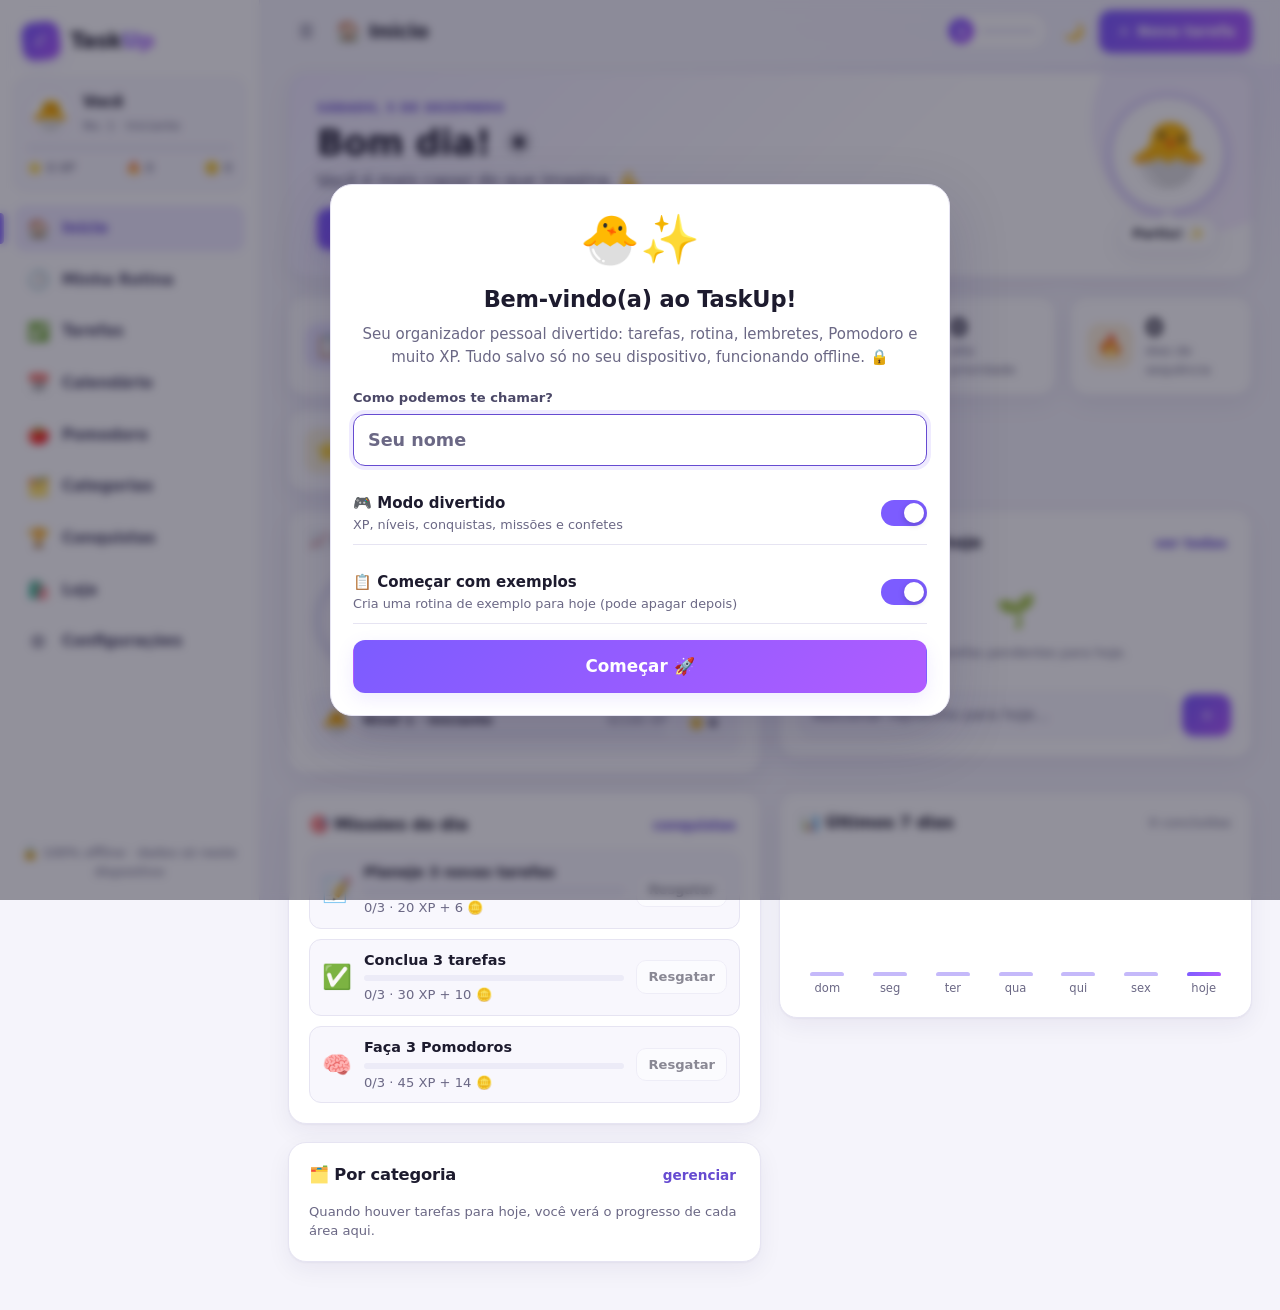
<file: index.html>
<!DOCTYPE html>
<html lang="pt-BR" data-theme="light">
<head>
  <meta charset="UTF-8">
  <!-- Política de segurança: só código do próprio app, nenhuma conexão de rede -->
  <meta http-equiv="Content-Security-Policy" content="default-src 'self'; script-src 'self'; style-src 'self' 'unsafe-inline'; img-src 'self' data: blob:; font-src 'self'; connect-src 'none'; media-src 'none'; object-src 'none'; frame-src 'none'; base-uri 'none'; form-action 'none'; worker-src 'self'; manifest-src 'self'">
  <meta name="referrer" content="no-referrer">
  <meta name="viewport" content="width=device-width, initial-scale=1, viewport-fit=cover">
  <meta name="description" content="TaskUp — organizador pessoal de tarefas, rotina e lembretes, gamificado e 100% offline.">
  <meta name="theme-color" content="#7c5cff">
  <meta name="mobile-web-app-capable" content="yes">
  <meta name="apple-mobile-web-app-capable" content="yes">
  <meta name="apple-mobile-web-app-status-bar-style" content="black-translucent">
  <meta name="apple-mobile-web-app-title" content="TaskUp">
  <title>TaskUp</title>
  <link rel="manifest" href="manifest.json">
  <link rel="icon" type="image/svg+xml" href="assets/icons/icon.svg">
  <link rel="icon" type="image/png" sizes="192x192" href="assets/icons/icon-192.png">
  <link rel="apple-touch-icon" href="assets/icons/apple-touch-icon.png">
  <link rel="stylesheet" href="css/style.css">
  <script src="js/boot.js"></script>
</head>
<body>
  <a class="skip-link" href="#view">Pular para o conteúdo</a>

  <div class="app">
    <aside class="sidebar" aria-label="Menu principal">
      <div class="brand">
        <span class="brand-logo">✓</span>
        <span class="brand-name">Task<b>Up</b></span>
      </div>
      <div id="side-profile" class="side-profile" data-action="go" data-view="game" role="button" tabindex="0" hidden></div>
      <nav id="side-nav" class="side-nav"></nav>
      <div class="side-footer">
        <button id="install-btn" class="btn btn-block" data-action="install" hidden>📲 Instalar app</button>
        <p class="muted small offline-note">🔒 100% offline · dados só neste dispositivo</p>
      </div>
    </aside>
    <div id="scrim" class="scrim"></div>

    <div class="main">
      <header class="topbar">
        <button id="menu-btn" class="icon-btn menu-btn" aria-label="Abrir menu">☰</button>
        <h1 id="page-title" class="page-title">Início</h1>
        <div class="topbar-actions">
          <button id="pomo-chip" class="pomo-chip" data-action="pomo-chip" hidden title="Pomodoro em andamento">
            <span class="pc-emoji">🍅</span><span class="pc-time">25:00</span>
          </button>
          <button id="xp-chip" class="xp-chip" data-action="go" data-view="game" hidden></button>
          <button id="theme-toggle" class="icon-btn" data-action="theme-toggle" aria-label="Alternar tema claro/escuro">🌙</button>
          <button class="btn btn-primary new-btn" data-action="quick-new" title="Nova tarefa (N)"><span>＋</span><span class="hide-sm"> Nova tarefa</span></button>
        </div>
      </header>

      <main id="view" class="view" tabindex="-1"></main>
    </div>
  </div>

  <nav id="bottom-nav" class="bottom-nav" aria-label="Navegação rápida"></nav>
  <button class="fab" data-action="quick-new" aria-label="Nova tarefa">＋</button>

  <div id="modal-root"></div>
  <div id="toast-root" class="toast-root" aria-live="polite"></div>
  <canvas id="confetti" class="confetti" aria-hidden="true"></canvas>

  <noscript><p style="padding:2rem;text-align:center">O TaskUp precisa de JavaScript ativado para funcionar.</p></noscript>

  <!-- Ordem importa: cada módulo depende dos anteriores -->
  <script src="js/utils.js"></script>
  <script src="js/crypto.js"></script>
  <script src="js/storage.js"></script>
  <script src="js/ui.js"></script>
  <script src="js/shop.js"></script>
  <script src="js/gamification.js"></script>
  <script src="js/tasks.js"></script>
  <script src="js/routine.js"></script>
  <script src="js/calendar.js"></script>
  <script src="js/pomodoro.js"></script>
  <script src="js/notifications.js"></script>
  <script src="js/backup.js"></script>
  <script src="js/security.js"></script>
  <script src="js/categories.js"></script>
  <script src="js/settings.js"></script>
  <script src="js/dashboard.js"></script>
  <script src="js/app.js"></script>
</body>
</html>
</file>
<file: css/style.css>
/* =========================================================
   TaskUp — style.css
   Design moderno, divertido, responsivo, claro/escuro.
   ========================================================= */

/* ---------- Tokens ---------- */
:root {
  --accent: #7c5cff;
  --accent-2: #b05cff;
  --accent-soft: rgba(124, 92, 255, 0.12);
  --grad: linear-gradient(135deg, var(--accent), var(--accent-2));

  --bg: #f5f4fb;
  --bg-2: #ecebf7;
  --surface: #ffffff;
  --surface-2: #f8f7fd;
  --border: #e6e4f2;
  --text: #1d1b2e;
  --text-2: #4b4867;
  --muted: #6b6885; /* ≥ 4,5:1 sobre branco */

  --success: #10b981;
  /* versões para TEXTO e botões preenchidos (contraste ≥ 4,5:1) */
  --success-text: #047857;
  --success-strong: #047857;
  --danger-text: #b91c1c;
  --danger-strong: #dc2626;
  --accent-text: color-mix(in srgb, var(--accent) 82%, #000);
  --danger: #ef4444;
  --warning: #f59e0b;
  --info: #0ea5e9;

  --radius: 18px;
  --radius-sm: 12px;
  --radius-xs: 8px;
  --shadow: 0 1px 2px rgba(30, 20, 80, 0.04), 0 8px 24px rgba(30, 20, 80, 0.06);
  --shadow-lg: 0 20px 60px rgba(30, 20, 80, 0.18);
  --sidebar: 260px;
  --topbar: 64px;
  --font: system-ui, -apple-system, 'Segoe UI', Roboto, 'Helvetica Neue', Arial, 'Noto Sans', sans-serif, 'Apple Color Emoji', 'Segoe UI Emoji', 'Noto Color Emoji';
  --ease: cubic-bezier(0.2, 0.8, 0.2, 1);
  --bounce: cubic-bezier(0.34, 1.56, 0.64, 1);
  color-scheme: light;
}

[data-theme='dark'] {
  --success-text: #34d399;
  --danger-text: #f87171;
  --accent-text: color-mix(in srgb, var(--accent) 58%, #fff);
  --bg: #0f0f1a;
  --bg-2: #171727;
  --surface: #1a1a2b;
  --surface-2: #222236;
  --border: #2d2d45;
  --text: #f1f0fa;
  --text-2: #c5c3dc;
  --muted: #8d8aa8;
  --shadow: 0 1px 2px rgba(0, 0, 0, 0.3), 0 8px 24px rgba(0, 0, 0, 0.25);
  --shadow-lg: 0 20px 60px rgba(0, 0, 0, 0.55);
  color-scheme: dark;
}

/* ---------- Base ---------- */
*,
*::before,
*::after {
  box-sizing: border-box;
}
html {
  -webkit-text-size-adjust: 100%;
  scroll-behavior: smooth;
}
body {
  margin: 0;
  font-family: var(--font);
  font-size: 15px;
  line-height: 1.5;
  color: var(--text);
  background: var(--bg);
  background-image: radial-gradient(1200px 600px at 100% -10%, var(--accent-soft), transparent 60%), radial-gradient(900px 500px at -10% 110%, var(--accent-soft), transparent 60%);
  background-attachment: fixed;
  min-height: 100vh;
  -webkit-font-smoothing: antialiased;
  transition: background-color 0.3s;
}
body.no-scroll {
  overflow: hidden;
}
h1,
h2,
h3,
h4 {
  margin: 0;
  line-height: 1.25;
  letter-spacing: -0.01em;
}
h3 {
  font-size: 1.02rem;
}
p {
  margin: 0;
}
button,
input,
select,
textarea {
  font: inherit;
  color: inherit;
}
button {
  cursor: pointer;
}
a {
  color: var(--accent-text);
}
code,
kbd {
  font-family: ui-monospace, SFMono-Regular, Menlo, Consolas, monospace;
  font-size: 0.85em;
  background: var(--surface-2);
  border: 1px solid var(--border);
  border-radius: 6px;
  padding: 1px 6px;
}
hr {
  border: 0;
  border-top: 1px dashed var(--border);
  margin: 16px 0;
}
:focus-visible {
  outline: 2px solid var(--accent);
  outline-offset: 2px;
  border-radius: 8px;
}
::selection {
  background: var(--accent-soft);
}
.skip-link {
  position: absolute;
  left: -999px;
  top: 8px;
  z-index: 100;
  background: var(--surface);
  padding: 8px 14px;
  border-radius: 8px;
}
.skip-link:focus {
  left: 8px;
}
[hidden] {
  display: none !important;
}

/* ---------- Utilitários ---------- */
.muted {
  color: var(--muted);
}
.small {
  font-size: 0.82rem;
}
.danger {
  color: var(--danger-text) !important;
}
.kicker {
  text-transform: uppercase;
  letter-spacing: 0.08em;
  font-size: 0.72rem;
  font-weight: 700;
  color: var(--accent-text);
}
.big {
  font-size: 1.08rem;
}
.row {
  display: flex;
  align-items: center;
  gap: 8px;
}
.row.between {
  justify-content: space-between;
}
.row.gap {
  gap: 10px;
}
.row.wrap {
  flex-wrap: wrap;
}
.grow {
  flex: 1;
  min-width: 0;
}
.mt {
  margin-top: 14px;
}
.mb {
  margin-bottom: 14px;
}
.center {
  text-align: center;
}
.grid {
  display: grid;
  gap: 18px;
}
.grid.two {
  grid-template-columns: repeat(2, minmax(0, 1fr));
}
.grid.tight {
  gap: 12px;
}

/* ---------- Layout ---------- */
.app {
  display: flex;
  min-height: 100vh;
}
.sidebar {
  position: fixed;
  inset: 0 auto 0 0;
  width: var(--sidebar);
  background: var(--surface);
  border-right: 1px solid var(--border);
  display: flex;
  flex-direction: column;
  padding: 18px 14px;
  gap: 14px;
  z-index: 40;
  overflow-y: auto;
  transition: transform 0.3s var(--ease);
}
.brand {
  display: flex;
  align-items: center;
  gap: 10px;
  padding: 4px 8px;
}
.brand-logo {
  width: 38px;
  height: 38px;
  display: grid;
  place-items: center;
  border-radius: 12px;
  background: var(--grad);
  color: #fff;
  font-weight: 900;
  font-size: 1.2rem;
  box-shadow: 0 6px 16px var(--accent-soft);
  transform: rotate(-6deg);
}
.brand-name {
  font-size: 1.35rem;
  font-weight: 800;
  letter-spacing: -0.02em;
}
.brand-name b {
  background: var(--grad);
  -webkit-background-clip: text;
  background-clip: text;
  color: transparent;
}
.side-profile {
  background: var(--surface-2);
  border: 1px solid var(--border);
  border-radius: var(--radius-sm);
  padding: 12px;
  cursor: pointer;
  display: grid;
  gap: 8px;
  transition: transform 0.2s var(--ease);
}
.side-profile:hover {
  transform: translateY(-2px);
}
.sp-top {
  display: flex;
  gap: 10px;
  align-items: center;
}
.sp-top strong {
  display: block;
  font-size: 0.95rem;
}
.sp-top small {
  color: var(--muted);
}
.sp-mascot {
  font-size: 1.9rem;
  width: 46px;
  height: 46px;
  display: grid;
  place-items: center;
  background: var(--surface);
  border-radius: 50%;
  border: 2px solid var(--accent-soft);
  animation: float 3s ease-in-out infinite;
}
.sp-stats {
  display: flex;
  justify-content: space-between;
  font-size: 0.78rem;
  color: var(--text-2);
}
.side-nav {
  display: grid;
  gap: 4px;
}
.nav-item {
  display: flex;
  align-items: center;
  gap: 12px;
  width: 100%;
  padding: 10px 12px;
  border: 0;
  background: transparent;
  border-radius: var(--radius-sm);
  text-align: left;
  color: var(--text-2);
  font-weight: 600;
  transition: background 0.15s, color 0.15s, transform 0.15s;
  position: relative;
}
.nav-item:hover {
  background: var(--surface-2);
  color: var(--text);
}
.nav-item.active {
  background: var(--accent-soft);
  color: var(--accent-text);
}
.nav-item.active::before {
  content: '';
  position: absolute;
  left: -14px;
  top: 8px;
  bottom: 8px;
  width: 4px;
  border-radius: 0 4px 4px 0;
  background: var(--accent);
}
.nav-icon {
  font-size: 1.15rem;
  width: 24px;
  text-align: center;
}
.nav-label {
  flex: 1;
}
.nav-badge {
  min-width: 20px;
  height: 20px;
  padding: 0 6px;
  border-radius: 10px;
  background: var(--accent);
  color: #fff;
  font-size: 0.72rem;
  font-weight: 700;
  display: inline-grid;
  place-items: center;
}
.nav-badge.danger {
  background: var(--danger);
  color: #fff !important;
}
.side-footer {
  margin-top: auto;
  display: grid;
  gap: 8px;
}
.offline-note {
  text-align: center;
}
.scrim {
  display: none;
}

.main {
  flex: 1;
  margin-left: var(--sidebar);
  min-width: 0;
}
.topbar {
  position: sticky;
  top: 0;
  z-index: 30;
  height: var(--topbar);
  display: flex;
  align-items: center;
  gap: 12px;
  padding: 0 28px;
  background: color-mix(in srgb, var(--bg) 82%, transparent);
  backdrop-filter: blur(14px);
  -webkit-backdrop-filter: blur(14px);
  border-bottom: 1px solid transparent;
}
.menu-btn {
  display: none;
}
.page-title {
  font-size: 1.25rem;
  font-weight: 800;
  flex: 1;
  display: flex;
  align-items: center;
  gap: 8px;
  white-space: nowrap;
  overflow: hidden;
  text-overflow: ellipsis;
}
.topbar-actions {
  display: flex;
  align-items: center;
  gap: 8px;
}
.pomo-chip {
  display: inline-flex;
  align-items: center;
  gap: 6px;
  border: 0;
  border-radius: 999px;
  padding: 6px 12px;
  background: var(--grad);
  color: #fff;
  font-weight: 700;
  font-variant-numeric: tabular-nums;
  box-shadow: 0 6px 16px var(--accent-soft);
  animation: pulse-soft 2s infinite;
}
.pomo-chip.paused {
  animation: none;
  opacity: 0.75;
}
.xp-chip {
  display: inline-flex;
  align-items: center;
  gap: 6px;
  border: 1px solid var(--border);
  background: var(--surface);
  border-radius: 999px;
  padding: 4px 10px 4px 4px;
}
.xc-level {
  width: 26px;
  height: 26px;
  display: grid;
  place-items: center;
  border-radius: 50%;
  background: var(--grad);
  color: #fff;
  font-weight: 800;
  font-size: 0.8rem;
}
.xc-bar {
  width: 56px;
  height: 6px;
  border-radius: 6px;
  background: var(--bg-2);
  overflow: hidden;
}
.xc-bar i {
  display: block;
  height: 100%;
  background: linear-gradient(90deg, #facc15, #f59e0b);
  border-radius: 6px;
}

.view {
  padding: 8px 28px 48px;
  max-width: 1280px;
  margin: 0 auto;
  display: grid;
  gap: 18px;
  outline: none;
}
.view-enter {
  animation: view-in 0.35s var(--ease);
}

.bottom-nav,
.fab {
  display: none;
}

/* ---------- Cards ---------- */
.card {
  background: var(--surface);
  border: 1px solid var(--border);
  border-radius: var(--radius);
  padding: 20px;
  box-shadow: var(--shadow);
  min-width: 0;
}
.card-head {
  display: flex;
  align-items: center;
  justify-content: space-between;
  gap: 10px;
  margin-bottom: 14px;
}
.card > h3 {
  margin-bottom: 14px;
}

/* ---------- Botões ---------- */
.btn {
  display: inline-flex;
  align-items: center;
  justify-content: center;
  gap: 6px;
  padding: 9px 16px;
  border-radius: var(--radius-sm);
  border: 1px solid var(--border);
  background: var(--surface);
  color: var(--text);
  font-weight: 600;
  font-size: 0.92rem;
  white-space: nowrap;
  transition: transform 0.15s var(--ease), box-shadow 0.2s, background 0.2s, border-color 0.2s;
  user-select: none;
}
.btn:hover:not(:disabled) {
  border-color: var(--accent-text);
  transform: translateY(-1px);
}
.btn:active:not(:disabled) {
  transform: translateY(0) scale(0.97);
}
.btn:disabled {
  opacity: 0.5;
  cursor: not-allowed;
}
.btn-primary {
  background: var(--grad);
  color: #fff;
  border-color: transparent;
  box-shadow: 0 6px 18px var(--accent-soft);
}
.btn-primary:hover:not(:disabled) {
  box-shadow: 0 10px 24px var(--accent-soft);
  border-color: transparent;
}
.btn-success {
  background: var(--success-strong);
  color: #fff;
  border-color: transparent;
}
.btn-danger {
  background: var(--danger-strong);
  color: #fff;
  border-color: transparent;
}
.btn-ghost {
  background: transparent;
  border-color: transparent;
}
.btn-ghost:hover:not(:disabled) {
  background: var(--surface-2);
  border-color: var(--border);
}
.btn-sm {
  padding: 6px 11px;
  font-size: 0.82rem;
  border-radius: 10px;
}
.btn-xl {
  padding: 13px 26px;
  font-size: 1.05rem;
}
.btn-block {
  width: 100%;
}
.icon-btn {
  display: inline-grid;
  place-items: center;
  width: 36px;
  height: 36px;
  border-radius: 10px;
  border: 1px solid transparent;
  background: transparent;
  font-size: 1.05rem;
  color: var(--text-2);
  transition: background 0.15s, transform 0.15s;
  flex-shrink: 0;
}
.icon-btn:hover:not(:disabled) {
  background: var(--surface-2);
  border-color: var(--border);
}
.icon-btn:active {
  transform: scale(0.92);
}
.icon-btn:disabled {
  opacity: 0.3;
  cursor: default;
}
.icon-btn.lg {
  width: 52px;
  height: 52px;
  font-size: 1.4rem;
  border-radius: 50%;
  border-color: var(--border);
  background: var(--surface);
}
.icon-btn.sm {
  width: 30px;
  height: 30px;
  font-size: 0.9rem;
}
.link-btn {
  background: none;
  border: 0;
  color: var(--accent-text);
  font-weight: 600;
  font-size: 0.85rem;
  padding: 2px 4px;
}
.link-btn:hover {
  text-decoration: underline;
}
.pulse {
  animation: pulse-soft 1.6s infinite;
}

/* ---------- Pills / chips ---------- */
.pill {
  display: inline-flex;
  align-items: center;
  gap: 4px;
  padding: 3px 10px;
  border-radius: 999px;
  font-size: 0.75rem;
  font-weight: 700;
  background: var(--surface-2);
  border: 1px solid var(--border);
  white-space: nowrap;
}
.pill-success {
  background: rgba(16, 185, 129, 0.12);
  color: var(--success-text);
  border-color: transparent;
}
.pill-danger {
  background: rgba(239, 68, 68, 0.12);
  color: var(--danger-text);
  border-color: transparent;
}
.pill-warn {
  background: rgba(245, 158, 11, 0.15);
  color: #b45309;
  border-color: transparent;
}
[data-theme='dark'] .pill-warn {
  color: #fbbf24;
}
.pill-live {
  background: var(--accent);
  color: #fff;
  border-color: transparent;
  animation: pulse-soft 1.5s infinite;
}
.chip {
  --c: var(--accent);
  display: inline-flex;
  align-items: center;
  gap: 4px;
  padding: 2px 9px;
  border-radius: 999px;
  font-size: 0.74rem;
  font-weight: 600;
  background: color-mix(in srgb, var(--c) 14%, transparent);
  color: color-mix(in srgb, var(--c) 80%, var(--text));
  white-space: nowrap;
}
.chip.lg {
  font-size: 0.95rem;
  padding: 6px 14px;
}
.meta {
  font-size: 0.78rem;
  color: var(--muted);
  white-space: nowrap;
}

/* ---------- Progresso ---------- */
.progress {
  height: 10px;
  border-radius: 10px;
  background: var(--bg-2);
  overflow: hidden;
}
.progress > span {
  display: block;
  height: 100%;
  border-radius: inherit;
  background: var(--grad);
  transition: width 0.6s var(--ease);
  position: relative;
  overflow: hidden;
}
.progress > span::after {
  content: '';
  position: absolute;
  inset: 0;
  background: linear-gradient(90deg, transparent, rgba(255, 255, 255, 0.35), transparent);
  transform: translateX(-100%);
  animation: shine 2.6s infinite;
}
.progress.sm {
  height: 6px;
}
.progress.lg {
  height: 14px;
}
.progress.xp > span {
  background: linear-gradient(90deg, #facc15, #f59e0b);
}

/* ---------- Formulários ---------- */
.input {
  width: 100%;
  padding: 10px 12px;
  border-radius: var(--radius-sm);
  border: 1.5px solid var(--border);
  background: var(--surface-2);
  color: var(--text);
  transition: border-color 0.15s, box-shadow 0.15s, background 0.15s;
  min-width: 0;
}
.input:focus {
  outline: none;
  border-color: var(--accent-text);
  box-shadow: 0 0 0 4px var(--accent-soft);
  background: var(--surface);
}
.input::placeholder {
  color: var(--muted);
}
textarea.input {
  resize: vertical;
  min-height: 70px;
}
select.input {
  cursor: pointer;
}
.input-lg {
  font-size: 1.1rem;
  padding: 12px 14px;
  font-weight: 600;
}
.input-sm {
  padding: 6px 10px;
  font-size: 0.88rem;
  width: auto;
}
.input-group {
  display: flex;
  gap: 8px;
}
.form {
  display: grid;
  gap: 16px;
}
.field {
  display: grid;
  gap: 6px;
}
.field > label,
.field > span {
  font-size: 0.82rem;
  font-weight: 700;
  color: var(--text-2);
}
.field-row {
  display: flex;
  gap: 10px;
  align-items: center;
}
.form-actions {
  display: flex;
  justify-content: space-between;
  align-items: center;
  gap: 10px;
  padding-top: 6px;
  flex-wrap: wrap;
}
.quick-dates {
  display: flex;
  flex-wrap: wrap;
  gap: 2px 8px;
}
.quick-dates .link-btn {
  font-size: 0.76rem;
}
.segmented {
  display: flex;
  background: var(--surface-2);
  border: 1px solid var(--border);
  border-radius: var(--radius-sm);
  padding: 4px;
  gap: 4px;
}
.segmented label {
  flex: 1;
  position: relative;
}
.segmented input {
  position: absolute;
  opacity: 0;
  pointer-events: none;
}
.segmented span {
  display: block;
  text-align: center;
  padding: 7px 8px;
  border-radius: 9px;
  font-size: 0.86rem;
  font-weight: 600;
  cursor: pointer;
  color: var(--text-2);
  transition: background 0.2s, color 0.2s, box-shadow 0.2s;
  white-space: nowrap;
}
.segmented input:checked + span {
  background: var(--surface);
  color: var(--accent-text);
  box-shadow: var(--shadow);
}
.segmented input:focus-visible + span {
  outline: 2px solid var(--accent);
}

.switch-row {
  display: flex;
  align-items: center;
  justify-content: space-between;
  gap: 14px;
  padding: 10px 0;
  cursor: pointer;
  border-bottom: 1px solid var(--border);
}
.switch-row:last-child {
  border-bottom: 0;
}
.switch-row > span:first-child {
  display: grid;
}
.switch-row small {
  font-size: 0.8rem;
}
.switch-row.disabled {
  opacity: 0.45;
  cursor: not-allowed;
}
.switch {
  position: relative;
  flex-shrink: 0;
}
.switch input {
  position: absolute;
  opacity: 0;
  width: 100%;
  height: 100%;
  margin: 0;
  cursor: inherit;
  z-index: 1;
}
.switch i {
  display: block;
  width: 46px;
  height: 26px;
  border-radius: 26px;
  background: var(--bg-2);
  border: 1px solid var(--border);
  position: relative;
  transition: background 0.2s;
}
.switch i::after {
  content: '';
  position: absolute;
  top: 2px;
  left: 2px;
  width: 20px;
  height: 20px;
  border-radius: 50%;
  background: #fff;
  box-shadow: 0 2px 6px rgba(0, 0, 0, 0.2);
  transition: transform 0.25s var(--bounce);
}
.switch input:checked + i {
  background: var(--accent);
  border-color: transparent;
}
.switch input:checked + i::after {
  transform: translateX(20px);
}
.switch input:focus-visible + i {
  outline: 2px solid var(--accent);
  outline-offset: 2px;
}
.sub-settings {
  padding-left: 14px;
  border-left: 3px solid var(--accent-soft);
  margin-left: 4px;
}
.num-row {
  display: flex;
  align-items: center;
  justify-content: space-between;
  gap: 12px;
  padding: 10px 0;
  border-bottom: 1px solid var(--border);
}
.num-input {
  display: flex;
  align-items: center;
  gap: 6px;
}
.num-input .input {
  width: 80px;
  text-align: center;
}
.range {
  accent-color: var(--accent-text);
  width: 180px;
}
.mini-check {
  position: relative;
  display: inline-block;
}
.mini-check input {
  position: absolute;
  opacity: 0;
  inset: 0;
  margin: 0;
  cursor: pointer;
}
.mini-check span {
  display: block;
  width: 20px;
  height: 20px;
  border-radius: 6px;
  border: 2px solid var(--border);
}
.mini-check input:checked + span {
  background: var(--success);
  border-color: var(--success-text);
}

/* Emoji / cor */
.emoji-picker {
  position: relative;
}
.emoji-current {
  width: 50px;
  height: 50px;
  border-radius: var(--radius-sm);
  border: 1.5px dashed var(--border);
  background: var(--surface-2);
  font-size: 1.5rem;
  transition: transform 0.2s var(--bounce);
}
.emoji-current:hover {
  transform: scale(1.08) rotate(-4deg);
  border-color: var(--accent-text);
}
.emoji-grid {
  position: absolute;
  top: 56px;
  left: 0;
  z-index: 5;
  display: grid;
  grid-template-columns: repeat(8, 36px);
  gap: 4px;
  padding: 8px;
  background: var(--surface);
  border: 1px solid var(--border);
  border-radius: var(--radius-sm);
  box-shadow: var(--shadow-lg);
  animation: pop-in 0.2s var(--bounce);
}
.emoji-opt {
  width: 36px;
  height: 36px;
  border: 0;
  background: transparent;
  border-radius: 8px;
  font-size: 1.2rem;
}
.emoji-opt:hover {
  background: var(--accent-soft);
  transform: scale(1.15);
}
.color-picker {
  display: flex;
  flex-wrap: wrap;
  gap: 8px;
}
.color-opt {
  position: relative;
  cursor: pointer;
}
.color-opt input[type='radio'] {
  position: absolute;
  opacity: 0;
}
.color-opt span {
  display: block;
  width: 30px;
  height: 30px;
  border-radius: 50%;
  background: var(--c);
  transition: transform 0.2s var(--bounce);
  border: 3px solid transparent;
}
.color-opt input:checked + span {
  border-color: var(--surface);
  box-shadow: 0 0 0 2px var(--c);
  transform: scale(1.1);
}
.color-custom input {
  width: 30px;
  height: 30px;
  padding: 0;
  border: 0;
  border-radius: 50%;
  background: none;
  cursor: pointer;
}
.cat-preview {
  min-height: 34px;
}

/* ---------- Estados vazios ---------- */
.empty-state {
  text-align: center;
  padding: 36px 16px;
  display: grid;
  gap: 8px;
  justify-items: center;
}
.empty-state.small {
  padding: 18px 10px;
}
.empty-emoji {
  font-size: 2.8rem;
  animation: float 3s ease-in-out infinite;
}
.empty-state.small .empty-emoji {
  font-size: 2rem;
}

/* ---------- Toasts ---------- */
.toast-root {
  position: fixed;
  right: 20px;
  bottom: 20px;
  z-index: 200;
  display: grid;
  gap: 10px;
  width: min(380px, calc(100vw - 32px));
  pointer-events: none;
}
.toast {
  pointer-events: auto;
  display: flex;
  align-items: center;
  gap: 10px;
  padding: 12px 12px 12px 14px;
  background: var(--surface);
  border: 1px solid var(--border);
  border-radius: var(--radius-sm);
  box-shadow: var(--shadow-lg);
  transform: translateY(20px) scale(0.95);
  opacity: 0;
  transition: transform 0.35s var(--bounce), opacity 0.25s;
}
.toast.show {
  transform: none;
  opacity: 1;
}
.toast.hide {
  transform: translateX(30px);
  opacity: 0;
}
.toast-icon {
  font-size: 1.3rem;
}
.toast-text {
  flex: 1;
  font-size: 0.9rem;
  font-weight: 500;
}
.toast-action {
  border: 0;
  background: var(--accent-soft);
  color: var(--accent-text);
  font-weight: 700;
  padding: 6px 10px;
  border-radius: 8px;
  font-size: 0.82rem;
}
.toast-close {
  border: 0;
  background: none;
  color: var(--muted);
  font-size: 1.2rem;
  padding: 0 4px;
}
.toast-xp {
  border-color: #facc15;
  background: linear-gradient(135deg, color-mix(in srgb, #facc15 14%, var(--surface)), var(--surface));
}
.toast-achievement {
  border-color: var(--accent-text);
  background: linear-gradient(135deg, var(--accent-soft), var(--surface));
}
.toast-error {
  border-color: var(--danger-text);
}
.toast-success {
  border-color: var(--success-text);
}

/* ---------- Modais ---------- */
.modal-backdrop {
  position: fixed;
  inset: 0;
  z-index: 100;
  background: rgba(15, 12, 35, 0.45);
  backdrop-filter: blur(4px);
  -webkit-backdrop-filter: blur(4px);
  display: grid;
  place-items: center;
  padding: 16px;
  opacity: 0;
  transition: opacity 0.2s;
  overflow-y: auto;
}
.modal-backdrop.show {
  opacity: 1;
}
.modal {
  width: 100%;
  max-height: calc(100vh - 32px);
  overflow-y: auto;
  background: var(--surface);
  border: 1px solid var(--border);
  border-radius: 22px;
  box-shadow: var(--shadow-lg);
  transform: translateY(16px) scale(0.97);
  transition: transform 0.3s var(--bounce);
}
.modal-backdrop.show .modal {
  transform: none;
}
.modal-sm {
  max-width: 420px;
}
.modal-md {
  max-width: 620px;
}
.modal-header {
  display: flex;
  align-items: center;
  justify-content: space-between;
  padding: 18px 22px 0;
}
.modal-header h2 {
  font-size: 1.2rem;
}
.modal-body {
  padding: 18px 22px 22px;
}
.modal-confirm .modal-body {
  text-align: center;
  display: grid;
  gap: 10px;
}
.confirm-icon {
  font-size: 2.6rem;
  animation: pop-in 0.4s var(--bounce);
}
.confirm-actions {
  display: flex;
  gap: 10px;
  justify-content: center;
  margin-top: 8px;
}
.confirm-actions .btn {
  flex: 1;
}
.levelup {
  text-align: center;
  display: grid;
  gap: 8px;
  justify-items: center;
}
.levelup-badge {
  font-size: 3.6rem;
  width: 110px;
  height: 110px;
  display: grid;
  place-items: center;
  border-radius: 50%;
  background: var(--grad);
  box-shadow: 0 0 0 10px var(--accent-soft), 0 20px 40px var(--accent-soft);
  animation: levelup 0.9s var(--bounce);
}
.levelup-kicker {
  font-weight: 800;
  color: var(--accent-text);
  text-transform: uppercase;
  letter-spacing: 0.1em;
  margin-top: 10px;
  font-size: 0.8rem;
}
.levelup h2 {
  font-size: 2.2rem;
}
.levelup .btn {
  margin-top: 10px;
}
.onb {
  text-align: center;
  display: grid;
  gap: 10px;
}
.onb-hero {
  font-size: 3rem;
  animation: float 3s ease-in-out infinite;
}
.onb .form {
  text-align: left;
  margin-top: 10px;
}

/* Popover */
.popover {
  position: fixed;
  z-index: 90;
  width: 210px;
  background: var(--surface);
  border: 1px solid var(--border);
  border-radius: var(--radius-sm);
  box-shadow: var(--shadow-lg);
  padding: 6px;
  display: grid;
  animation: pop-in 0.18s var(--ease);
}
.popover button {
  border: 0;
  background: none;
  text-align: left;
  padding: 9px 10px;
  border-radius: 8px;
  font-size: 0.88rem;
}
.popover button:hover {
  background: var(--surface-2);
}

/* ---------- Tarefas ---------- */
.task-list {
  display: grid;
  gap: 8px;
}
.task-item {
  --cat: var(--accent);
  display: flex;
  align-items: center;
  gap: 12px;
  padding: 12px 10px 12px 14px;
  background: var(--surface);
  border: 1px solid var(--border);
  border-left: 4px solid var(--cat);
  border-radius: var(--radius-sm);
  transition: transform 0.2s var(--ease), box-shadow 0.2s, opacity 0.3s, background 0.2s;
  animation: item-in 0.3s var(--ease) both;
}
.task-item:hover {
  transform: translateX(3px);
  box-shadow: var(--shadow);
}
.task-item.done {
  opacity: 0.6;
  background: var(--surface-2);
}
.task-item.done .task-title span:not(.task-emoji):not(.prio-dot) {
  text-decoration: line-through;
  text-decoration-thickness: 2px;
  color: var(--muted);
}
.task-item.overdue {
  background: linear-gradient(90deg, rgba(239, 68, 68, 0.06), var(--surface) 40%);
}
.task-item.just-toggled {
  animation: bump 0.4s var(--bounce);
}
.task-item.compact {
  padding: 9px 8px 9px 12px;
}
.check {
  flex-shrink: 0;
  width: 26px;
  height: 26px;
  border-radius: 50%;
  border: 2px solid color-mix(in srgb, var(--cat, var(--accent)) 60%, var(--border));
  background: transparent;
  display: grid;
  place-items: center;
  padding: 0;
  transition: background 0.2s, border-color 0.2s, transform 0.2s var(--bounce);
}
.check svg {
  width: 16px;
  height: 16px;
  fill: none;
  stroke: #fff;
  stroke-width: 3;
  stroke-linecap: round;
  stroke-linejoin: round;
  stroke-dasharray: 24;
  stroke-dashoffset: 24;
  transition: stroke-dashoffset 0.3s var(--ease) 0.05s;
}
.check:hover {
  transform: scale(1.12);
  background: color-mix(in srgb, var(--cat, var(--accent)) 15%, transparent);
}
.done > .check,
.done .check {
  background: var(--success);
  border-color: var(--success-text);
}
.done > .check svg,
.done .check svg {
  stroke-dashoffset: 0;
}
.check.sm {
  width: 22px;
  height: 22px;
}
.check.sm svg {
  width: 13px;
  height: 13px;
}
.task-body {
  flex: 1;
  min-width: 0;
  cursor: pointer;
  display: grid;
  gap: 4px;
}
.task-title {
  font-weight: 600;
  display: flex;
  align-items: center;
  gap: 6px;
  min-width: 0;
}
.task-title > span:nth-last-child(2) {
  overflow: hidden;
  text-overflow: ellipsis;
  white-space: nowrap;
}
.task-emoji {
  flex-shrink: 0;
}
.prio-dot {
  width: 8px;
  height: 8px;
  border-radius: 50%;
  flex-shrink: 0;
}
.prio-high .prio-dot {
  background: var(--danger);
  box-shadow: 0 0 0 3px rgba(239, 68, 68, 0.18);
}
.prio-medium .prio-dot {
  background: var(--warning);
}
.prio-low .prio-dot {
  background: var(--success);
}
.task-meta {
  display: flex;
  flex-wrap: wrap;
  gap: 4px 10px;
  align-items: center;
}
.task-actions {
  display: flex;
  gap: 2px;
  opacity: 0.55;
  transition: opacity 0.2s;
}
.task-item:hover .task-actions,
.task-actions:focus-within {
  opacity: 1;
}
.task-group {
  display: grid;
  gap: 10px;
}
.group-title .link-btn {
  margin-left: auto;
  font-size: 0.78rem;
}
.group-title {
  font-size: 0.9rem;
  color: var(--text-2);
  display: flex;
  align-items: center;
  gap: 8px;
}
.count {
  font-size: 0.72rem;
  background: var(--bg-2);
  color: var(--text-2);
  padding: 1px 8px;
  border-radius: 999px;
}
.tasks-wrap {
  display: grid;
  gap: 22px;
}

.quick-add-card {
  padding: 14px;
}
.quick-add {
  display: flex;
  gap: 8px;
  align-items: center;
}
.qa-icon {
  font-size: 1.3rem;
  padding: 0 4px;
}
.quick-add .input {
  flex: 1;
}
.qa-hint {
  margin-top: 8px;
  padding-left: 4px;
}
.quick-add.mini {
  margin-top: 12px;
}

.filters {
  display: grid;
  gap: 12px;
}
.chips-scroll {
  display: flex;
  gap: 8px;
  overflow-x: auto;
  padding-bottom: 4px;
  scrollbar-width: none;
}
.chips-scroll::-webkit-scrollbar {
  display: none;
}
.filter-chip {
  display: inline-flex;
  align-items: center;
  gap: 6px;
  padding: 7px 14px;
  border-radius: 999px;
  border: 1px solid var(--border);
  background: var(--surface);
  font-weight: 600;
  font-size: 0.85rem;
  white-space: nowrap;
  color: var(--text-2);
  transition: all 0.2s;
}
.filter-chip span {
  font-size: 0.72rem;
  background: var(--bg-2);
  padding: 0 7px;
  border-radius: 999px;
}
.filter-chip.active {
  background: var(--accent);
  color: #fff;
  border-color: transparent;
  box-shadow: 0 6px 16px var(--accent-soft);
}
.filter-chip.active span {
  background: rgba(255, 255, 255, 0.25);
}
.filters-row {
  display: flex;
  gap: 8px;
  flex-wrap: wrap;
}
.filters-row select {
  width: auto;
  flex: 0 1 200px;
}
.search {
  flex: 1 1 220px;
  display: flex;
  align-items: center;
  gap: 4px;
  position: relative;
}
.search > span {
  position: absolute;
  left: 12px;
  pointer-events: none;
}
.search .input {
  padding-left: 36px;
}

.subtask-editor {
  list-style: none;
  margin: 0;
  padding: 0;
  display: grid;
  gap: 6px;
}
.subtask-editor li {
  display: flex;
  align-items: center;
  gap: 8px;
}
.subtask-editor .input {
  min-width: 0;
  flex: 1;
  width: auto;
}

/* ---------- Dashboard ---------- */
.hero {
  display: flex;
  justify-content: space-between;
  gap: 20px;
  align-items: center;
  position: relative;
  overflow: hidden;
  background: linear-gradient(135deg, var(--accent-soft), transparent 60%), var(--surface);
  padding: 26px 28px;
}
.hero::after {
  content: '';
  position: absolute;
  right: -60px;
  top: -60px;
  width: 220px;
  height: 220px;
  border-radius: 50%;
  background: var(--grad);
  opacity: 0.1;
}
.hero .hero-title {
  font-size: clamp(1.6rem, 3.2vw, 2.2rem);
  font-weight: 800;
  margin: 4px 0;
}
.hero-sub {
  color: var(--text-2);
  font-size: 1.05rem;
}
.wave {
  display: inline-block;
  animation: wiggle 2.4s ease-in-out infinite;
  transform-origin: 70% 70%;
}
.hero-mascot {
  position: relative;
  display: grid;
  justify-items: center;
  gap: 8px;
  z-index: 1;
}
.mascot {
  font-size: 4rem;
  width: 110px;
  height: 110px;
  display: grid;
  place-items: center;
  background: var(--surface);
  border-radius: 50%;
  box-shadow: 0 0 0 8px var(--accent-soft), var(--shadow);
  animation: float 3.2s ease-in-out infinite;
}
.mascot.happy {
  animation: jump 0.9s var(--bounce) infinite;
}
.speech {
  background: var(--surface);
  border: 1px solid var(--border);
  padding: 6px 12px;
  border-radius: 14px;
  font-size: 0.82rem;
  font-weight: 600;
  box-shadow: var(--shadow);
  white-space: nowrap;
  position: relative;
}
.speech::before {
  content: '';
  position: absolute;
  top: -6px;
  left: 50%;
  width: 10px;
  height: 10px;
  background: var(--surface);
  border-left: 1px solid var(--border);
  border-top: 1px solid var(--border);
  transform: translateX(-50%) rotate(45deg);
}

.stats {
  display: grid;
  grid-template-columns: repeat(auto-fit, minmax(150px, 1fr));
  gap: 14px;
}
.stat-card {
  --c: var(--accent);
  display: grid;
  grid-template-columns: auto 1fr;
  grid-template-rows: auto auto;
  column-gap: 12px;
  align-items: center;
  text-align: left;
  padding: 16px;
  background: var(--surface);
  border: 1px solid var(--border);
  border-radius: var(--radius);
  box-shadow: var(--shadow);
  transition: transform 0.2s var(--bounce), box-shadow 0.2s;
}
.stat-card:hover {
  transform: translateY(-3px);
  box-shadow: var(--shadow-lg);
}
.stat-card strong {
  font-size: 1.6rem;
  line-height: 1.1;
  font-weight: 800;
}
.stat-card > span:last-child {
  grid-column: 2;
  font-size: 0.8rem;
  color: var(--muted);
}
.stat-icon {
  grid-row: span 2;
  width: 46px;
  height: 46px;
  border-radius: 14px;
  display: grid;
  place-items: center;
  font-size: 1.35rem;
  background: color-mix(in srgb, var(--c) 15%, transparent);
}
.stat-card.alert {
  border-color: rgba(239, 68, 68, 0.4);
}
.stat-card.alert strong {
  color: var(--danger-text);
}
.flame.on {
  animation: flame 1.4s ease-in-out infinite;
}
.dash-grid {
  grid-template-columns: repeat(auto-fit, minmax(340px, 1fr));
  align-items: start;
}
.progress-wrap {
  display: flex;
  align-items: center;
  gap: 20px;
}
.progress-wrap > div {
  flex: 1;
  display: grid;
  gap: 8px;
}
.ring {
  width: 110px;
  height: 110px;
  flex-shrink: 0;
  transform: rotate(-90deg);
}
.ring-track {
  fill: none;
  stroke: var(--bg-2);
  stroke-width: 10;
}
.ring-bar {
  fill: none;
  stroke: var(--accent);
  stroke-width: 10;
  stroke-linecap: round;
  transition: stroke-dashoffset 0.8s var(--ease);
}
.ring-text {
  transform: rotate(90deg);
  transform-origin: 50px 50px;
  text-anchor: middle;
  dominant-baseline: central;
  font-size: 20px;
  font-weight: 800;
  fill: var(--text);
}
.level-strip {
  display: flex;
  align-items: center;
  gap: 12px;
  margin-top: 18px;
  padding: 12px;
  border-radius: var(--radius-sm);
  background: var(--surface-2);
  cursor: pointer;
}
.level-badge {
  font-size: 1.5rem;
}
.bars {
  display: flex;
  align-items: flex-end;
  gap: 8px;
  height: 150px;
}
.bar {
  flex: 1;
  height: 100%;
  display: flex;
  flex-direction: column;
  justify-content: flex-end;
  align-items: center;
  gap: 4px;
}
.bar i {
  display: block;
  width: 100%;
  max-width: 34px;
  min-height: 4px;
  border-radius: 8px 8px 4px 4px;
  background: color-mix(in srgb, var(--accent) 35%, var(--bg-2));
  transition: height 0.6s var(--ease);
}
.bar.today i {
  background: var(--grad);
}
.bar small {
  font-size: 0.72rem;
  color: var(--muted);
}
.bar-n {
  font-size: 0.72rem;
  font-weight: 700;
  color: var(--text-2);
  min-height: 1em;
}
.cat-stats {
  list-style: none;
  margin: 0;
  padding: 0;
  display: grid;
  gap: 12px;
}
.cat-stats li {
  display: flex;
  align-items: center;
  gap: 12px;
  cursor: pointer;
  border-radius: 10px;
}
.cat-emoji {
  --c: var(--accent);
  width: 46px;
  height: 46px;
  border-radius: 14px;
  display: grid;
  place-items: center;
  font-size: 1.4rem;
  background: color-mix(in srgb, var(--c) 16%, transparent);
  flex-shrink: 0;
}
.cat-emoji.sm {
  width: 36px;
  height: 36px;
  font-size: 1.1rem;
  border-radius: 10px;
}

/* ---------- Rotina ---------- */
.routine-head {
  display: flex;
  align-items: center;
  gap: 20px;
  flex-wrap: wrap;
}
.date-nav {
  display: flex;
  align-items: center;
  gap: 6px;
}
.date-nav-label {
  display: grid;
  text-align: center;
  min-width: 150px;
}
.date-nav-label strong {
  font-size: 1.1rem;
}
.routine-progress {
  flex: 1;
  min-width: 200px;
  display: grid;
  gap: 6px;
  margin-bottom: 4px;
}
.routine-grid {
  grid-template-columns: minmax(0, 1.7fr) minmax(280px, 1fr);
  align-items: start;
}
.routine-side {
  display: grid;
  gap: 18px;
}
.timeline {
  position: relative;
  display: grid;
  gap: 10px;
}
.timeline::before {
  content: '';
  position: absolute;
  left: 107px;
  top: 10px;
  bottom: 10px;
  width: 3px;
  border-radius: 3px;
  background: linear-gradient(var(--accent-soft), var(--border));
}
.tl-item {
  --cat: var(--accent);
  display: grid;
  grid-template-columns: 88px 42px minmax(0, 1fr);
  gap: 4px;
  align-items: start;
  animation: item-in 0.35s var(--ease) both;
}
.tl-time {
  display: grid;
  justify-items: end;
  padding-top: 6px;
}
.time-label {
  border: 1px dashed transparent;
  background: transparent;
  font-weight: 800;
  font-size: 1.05rem;
  padding: 2px 6px;
  border-radius: 8px;
  font-variant-numeric: tabular-nums;
  color: var(--text);
}
.time-label:hover {
  border-color: var(--accent-text);
  color: var(--accent-text);
  background: var(--accent-soft);
}
.time-input {
  border: 1px solid transparent;
  background: transparent;
  font-weight: 800;
  font-size: 1rem;
  padding: 2px 4px;
  border-radius: 8px;
  width: 88px;
  text-align: right;
  font-variant-numeric: tabular-nums;
  cursor: pointer;
}
.time-input:hover,
.time-input:focus {
  border-color: var(--border);
  background: var(--surface-2);
  outline: none;
}
.time-input.sm {
  width: auto;
  font-size: 0.82rem;
  font-weight: 600;
  border-color: var(--border);
  color: var(--muted);
}
.tl-end {
  font-size: 0.72rem;
  color: var(--muted);
  padding-right: 6px;
}
.tl-dot {
  display: grid;
  place-items: center;
  padding-top: 2px;
  z-index: 1;
}
.tl-dot span {
  width: 38px;
  height: 38px;
  display: grid;
  place-items: center;
  border-radius: 50%;
  background: var(--surface);
  border: 3px solid var(--cat);
  font-size: 1.05rem;
  box-shadow: 0 0 0 4px var(--surface);
  transition: transform 0.3s var(--bounce);
}
.tl-item:hover .tl-dot span {
  transform: scale(1.1) rotate(-8deg);
}
.tl-card {
  background: var(--surface-2);
  border: 1px solid var(--border);
  border-radius: var(--radius-sm);
  padding: 12px 14px;
  display: flex;
  justify-content: space-between;
  gap: 10px;
  align-items: center;
  flex-wrap: wrap;
  transition: box-shadow 0.2s, transform 0.2s;
}
.tl-item:hover .tl-card {
  box-shadow: var(--shadow);
}
.tl-main {
  cursor: pointer;
  display: grid;
  gap: 6px;
  flex: 1;
  min-width: 160px;
}
.tl-title {
  font-weight: 700;
  display: flex;
  align-items: center;
  gap: 8px;
  flex-wrap: wrap;
}
.tl-meta {
  display: flex;
  gap: 6px 10px;
  flex-wrap: wrap;
  align-items: center;
}
.tl-actions {
  flex-wrap: wrap;
  display: flex;
  gap: 6px;
  align-items: center;
}
.tl-item.done .tl-card {
  opacity: 0.6;
}
.tl-item.done .tl-title {
  text-decoration: line-through;
  color: var(--muted);
}
.tl-item.done .tl-dot span {
  background: var(--success);
  border-color: var(--success-text);
}
.tl-item.current .tl-card {
  border-color: var(--accent-text);
  background: linear-gradient(135deg, var(--accent-soft), var(--surface));
  box-shadow: 0 8px 24px var(--accent-soft);
}
.tl-item.current .tl-dot span {
  animation: pulse-ring 1.8s infinite;
}
.tl-item.late .tl-card {
  border-color: rgba(239, 68, 68, 0.35);
}
.tl-now {
  display: grid;
  grid-template-columns: 88px 42px minmax(0, 1fr);
  gap: 4px;
  align-items: center;
  color: var(--danger-text);
  font-weight: 800;
  font-size: 0.8rem;
}
.tl-now span {
  text-align: right;
  padding-right: 6px;
}
.tl-now i {
  justify-self: center;
  width: 14px;
  height: 14px;
  border-radius: 50%;
  background: var(--danger);
  box-shadow: 0 0 0 4px rgba(239, 68, 68, 0.2);
  z-index: 1;
  animation: pulse-soft 1.4s infinite;
}
.tl-now b {
  height: 2px;
  background: linear-gradient(90deg, var(--danger), transparent);
  font-size: 0;
}
.tl-gap {
  margin-left: 134px;
  border: 1.5px dashed var(--border);
  background: transparent;
  border-radius: var(--radius-sm);
  padding: 8px 12px;
  color: var(--muted);
  font-size: 0.82rem;
  text-align: left;
  transition: all 0.2s;
}
.tl-gap:hover {
  border-color: var(--accent-text);
  color: var(--accent-text);
  background: var(--accent-soft);
}
.untimed {
  display: grid;
  gap: 8px;
  margin-bottom: 8px;
}
.untimed-item {
  --cat: var(--accent);
  display: flex;
  align-items: center;
  gap: 10px;
  padding: 8px 10px;
  border-radius: 10px;
  background: var(--surface-2);
  border-left: 3px solid var(--cat);
}
.untimed-item.done .untimed-title {
  text-decoration: line-through;
  color: var(--muted);
}
.untimed-title {
  flex: 1;
  cursor: pointer;
  font-weight: 600;
  font-size: 0.9rem;
  min-width: 0;
  overflow: hidden;
  text-overflow: ellipsis;
  white-space: nowrap;
}
.templates {
  display: flex;
  flex-wrap: wrap;
  gap: 8px;
  margin-top: 10px;
}
.template {
  border: 1px solid var(--border);
  background: var(--surface-2);
  border-radius: 999px;
  padding: 7px 12px;
  font-size: 0.84rem;
  font-weight: 600;
  transition: all 0.2s var(--bounce);
}
.template span {
  color: var(--muted);
  font-weight: 500;
  font-size: 0.76rem;
}
.template:hover {
  border-color: var(--accent-text);
  transform: translateY(-2px) scale(1.03);
  background: var(--accent-soft);
}

/* ---------- Calendário ---------- */
.cal-grid {
  grid-template-columns: minmax(0, 1.6fr) minmax(300px, 1fr);
  align-items: start;
}
.cal-head {
  display: flex;
  align-items: center;
  gap: 8px;
  margin-bottom: 14px;
}
.cal-head h3 {
  flex: 1;
  text-align: center;
  font-size: 1.25rem;
  text-transform: capitalize;
}
.cal-weekdays,
.cal-days {
  display: grid;
  grid-template-columns: repeat(7, 1fr);
  gap: 6px;
}
.cal-weekdays span {
  text-align: center;
  font-size: 0.75rem;
  font-weight: 700;
  color: var(--muted);
  text-transform: uppercase;
  padding-bottom: 4px;
}
.cal-cell {
  position: relative;
  aspect-ratio: 1 / 0.9;
  border-radius: 12px;
  border: 1px solid var(--border);
  background: var(--surface-2);
  display: flex;
  flex-direction: column;
  align-items: flex-start;
  justify-content: space-between;
  padding: 6px 8px;
  transition: transform 0.15s var(--bounce), border-color 0.15s, background 0.15s;
  min-width: 0;
}
.cal-cell:hover {
  transform: scale(1.04);
  border-color: var(--accent-text);
  z-index: 1;
}
.cal-cell.other {
  opacity: 0.4;
}
.cal-num {
  font-weight: 700;
  font-size: 0.9rem;
}
.cal-cell.today .cal-num {
  background: var(--grad);
  color: #fff;
  width: 26px;
  height: 26px;
  display: grid;
  place-items: center;
  border-radius: 50%;
  margin: -2px 0 0 -3px;
}
.cal-cell.selected {
  border-color: var(--accent-text);
  border-width: 2px;
  background: var(--accent-soft);
}
.cal-cell.has-overdue {
  box-shadow: inset 0 -3px 0 var(--danger);
}
.cal-cell.all-done {
  box-shadow: inset 0 -3px 0 var(--success);
}
.cal-dots {
  display: flex;
  gap: 3px;
  align-items: center;
  flex-wrap: wrap;
}
.cal-dots i {
  width: 7px;
  height: 7px;
  border-radius: 50%;
}
.cal-dots i.faded {
  opacity: 0.35;
}
.cal-dots b {
  font-size: 0.62rem;
  color: var(--muted);
}
.cal-count {
  position: absolute;
  top: 6px;
  right: 7px;
  font-size: 0.68rem;
  font-weight: 800;
  color: var(--accent-text);
}
.cal-legend {
  display: flex;
  gap: 16px;
  margin-top: 12px;
  flex-wrap: wrap;
}
.cal-legend span {
  display: inline-flex;
  align-items: center;
  gap: 6px;
}
.lg {
  width: 12px;
  height: 12px;
  border-radius: 4px;
  display: inline-block;
}
.lg.today {
  background: var(--grad);
  border-radius: 50%;
}
.lg.overdue {
  background: var(--danger);
}
.lg.done {
  background: var(--success);
}
.day-panel {
  position: sticky;
  top: calc(var(--topbar) + 10px);
}
.day-panel .routine-progress {
  margin-bottom: 14px;
}

/* ---------- Pomodoro ---------- */
.pomo-grid {
  grid-template-columns: minmax(0, 1.3fr) minmax(280px, 1fr);
  align-items: start;
}
.pomo-card {
  display: grid;
  justify-items: center;
  gap: 22px;
  padding: 28px 20px;
  background: radial-gradient(circle at 50% 40%, var(--accent-soft), transparent 70%), var(--surface);
}
.pomo-card.mode-short {
  --accent: #10b981;
  --accent-2: #34d399;
  --accent-soft: rgba(16, 185, 129, 0.16);
}
.pomo-card.mode-long {
  --accent: #0ea5e9;
  --accent-2: #38bdf8;
  --accent-soft: rgba(14, 165, 233, 0.16);
}
.pomo-modes {
  width: 100%;
  max-width: 460px;
}
.pomo-ring-wrap {
  position: relative;
  width: min(300px, 78vw);
  aspect-ratio: 1;
}
.pomo-svg {
  width: 100%;
  height: 100%;
  transform: rotate(-90deg);
}
.pomo-track {
  fill: none;
  stroke: var(--bg-2);
  stroke-width: 14;
}
.pomo-progress {
  fill: none;
  stroke: var(--accent);
  stroke-width: 14;
  stroke-linecap: round;
  transition: stroke-dashoffset 0.5s linear, stroke 0.3s;
  filter: drop-shadow(0 0 8px var(--accent-soft));
}
.pomo-ring-wrap.running .pomo-svg {
  animation: breathe 4s ease-in-out infinite;
}
.pomo-center {
  position: absolute;
  inset: 0;
  display: grid;
  place-content: center;
  text-align: center;
  gap: 4px;
  padding: 40px;
}
.pomo-mode-label {
  font-weight: 700;
  color: var(--accent-text);
  text-transform: uppercase;
  letter-spacing: 0.06em;
  font-size: 0.8rem;
}
.pomo-time {
  font-size: clamp(3rem, 12vw, 4.2rem);
  font-weight: 800;
  font-variant-numeric: tabular-nums;
  letter-spacing: -0.03em;
  line-height: 1;
}
.pomo-task-label {
  font-size: 0.85rem;
  color: var(--muted);
  max-width: 200px;
  overflow: hidden;
  text-overflow: ellipsis;
  white-space: nowrap;
}
.pomo-controls {
  display: flex;
  align-items: center;
  gap: 18px;
}
.pomo-controls .btn-xl {
  min-width: 160px;
  border-radius: 999px;
}
.pomo-cycle {
  display: flex;
  align-items: center;
  gap: 6px;
  flex-wrap: wrap;
  justify-content: center;
}
.pomo-cycle span {
  font-size: 1.3rem;
  filter: grayscale(1);
  opacity: 0.3;
  transition: all 0.3s var(--bounce);
}
.pomo-cycle span.on {
  filter: none;
  opacity: 1;
  transform: scale(1.1);
}
.pomo-side {
  display: grid;
  gap: 18px;
}
.stat-row {
  display: grid;
  grid-template-columns: repeat(3, 1fr);
  gap: 10px;
  text-align: center;
}
.stat-row > div {
  display: grid;
  background: var(--surface-2);
  border-radius: var(--radius-sm);
  padding: 12px 6px;
}
.stat-row strong {
  font-size: 1.3rem;
}
.tips {
  margin: 12px 0 0;
  padding: 0;
  list-style: none;
  display: grid;
  gap: 6px;
  font-size: 0.86rem;
  color: var(--text-2);
}

/* ---------- Conquistas / Gamificação ---------- */
.game-top {
  grid-template-columns: repeat(auto-fit, minmax(170px, 1fr));
}
.level-hero {
  grid-column: 1 / -1;
  display: flex;
  align-items: center;
  gap: 22px;
  background: linear-gradient(135deg, var(--accent-soft), transparent 70%), var(--surface);
}
.level-hero-badge {
  font-size: 3rem;
  width: 96px;
  height: 96px;
  flex-shrink: 0;
  display: grid;
  place-items: center;
  border-radius: 28px;
  background: var(--grad);
  box-shadow: 0 12px 30px var(--accent-soft);
  transform: rotate(-6deg);
  animation: float 3s ease-in-out infinite;
}
.level-hero-info {
  flex: 1;
  display: grid;
  gap: 8px;
}
.level-hero-info h2 {
  font-size: 1.7rem;
}
.stat-mini {
  display: flex;
  align-items: center;
  gap: 12px;
  padding: 16px;
}
.stat-mini > div {
  display: grid;
}
.stat-mini strong {
  font-size: 1.4rem;
  line-height: 1.1;
}
.stat-mini span:not(.stat-emoji) {
  font-size: 0.78rem;
  color: var(--muted);
}
.stat-emoji {
  font-size: 1.8rem;
}
.missions {
  list-style: none;
  margin: 0;
  padding: 0;
  display: grid;
  gap: 10px;
}
.mission {
  display: flex;
  align-items: center;
  gap: 12px;
  padding: 10px 12px;
  border-radius: var(--radius-sm);
  background: var(--surface-2);
  border: 1px solid var(--border);
  transition: all 0.3s;
}
.mission.done:not(.claimed) {
  border-color: var(--accent-text);
  background: linear-gradient(135deg, var(--accent-soft), var(--surface-2));
}
.mission.claimed {
  opacity: 0.6;
}
.mission-emoji {
  font-size: 1.5rem;
}
.mission-body {
  flex: 1;
  display: grid;
  gap: 4px;
  font-weight: 600;
  font-size: 0.9rem;
  min-width: 0;
}
.mission-body .muted {
  font-weight: 500;
}
.achievements {
  display: grid;
  grid-template-columns: repeat(auto-fill, minmax(150px, 1fr));
  gap: 12px;
}
.achievement {
  display: grid;
  justify-items: center;
  text-align: center;
  gap: 4px;
  padding: 16px 10px;
  border-radius: var(--radius-sm);
  border: 1px solid var(--border);
  background: var(--surface-2);
  position: relative;
  transition: transform 0.2s var(--bounce);
}
.achievement:hover {
  transform: translateY(-3px);
}
.achievement strong {
  font-size: 0.88rem;
}
.achievement.locked {
  filter: grayscale(0.9);
  opacity: 0.55;
}
.achievement.unlocked {
  border-color: color-mix(in srgb, #facc15 60%, var(--border));
  background: linear-gradient(160deg, color-mix(in srgb, #facc15 12%, var(--surface-2)), var(--surface-2));
}
.ach-emoji {
  font-size: 2.2rem;
}
.achievement.unlocked .ach-emoji {
  animation: pop-in 0.5s var(--bounce);
}
.ach-date {
  font-size: 0.7rem;
  color: var(--accent-text);
  font-weight: 700;
}
.shop-title {
  margin: 18px 0 10px;
  font-size: 0.9rem;
  color: var(--text-2);
}
.shop {
  display: grid;
  grid-template-columns: repeat(auto-fill, minmax(120px, 1fr));
  gap: 12px;
}
.shop-item {
  display: grid;
  justify-items: center;
  gap: 8px;
  padding: 14px 8px;
  border-radius: var(--radius-sm);
  border: 1px solid var(--border);
  background: var(--surface-2);
  text-align: center;
  font-size: 0.86rem;
}
.shop-item.equipped {
  border-color: var(--accent-text);
  box-shadow: 0 0 0 3px var(--accent-soft);
}
.swatch {
  width: 48px;
  height: 48px;
  border-radius: 14px;
}
.mascot-big {
  font-size: 2.2rem;
  line-height: 48px;
}

/* ---------- Categorias ---------- */
.cat-cards {
  display: grid;
  grid-template-columns: repeat(auto-fill, minmax(260px, 1fr));
  gap: 16px;
}
.cat-card {
  --c: var(--accent);
  display: grid;
  gap: 12px;
  border-top: 4px solid var(--c);
  transition: transform 0.2s var(--bounce), box-shadow 0.2s;
}
.cat-card:hover {
  transform: translateY(-3px);
  box-shadow: var(--shadow-lg);
}
.cat-card-top {
  display: flex;
  gap: 12px;
  align-items: center;
  cursor: pointer;
}
.cat-card .cat-emoji {
  background: color-mix(in srgb, var(--c) 16%, transparent);
}
.cat-progress > span {
  background: var(--c);
}
.cat-actions {
  display: flex;
  gap: 2px;
}
.cat-new {
  border: 2px dashed var(--border);
  border-top: 2px dashed var(--border);
  background: transparent;
  box-shadow: none;
  display: grid;
  place-items: center;
  align-content: center;
  color: var(--muted);
  font-weight: 700;
  min-height: 140px;
}
.cat-new span {
  font-size: 2rem;
}
.cat-new:hover {
  border-color: var(--accent-text);
  color: var(--accent-text);
}

/* ---------- Configurações ---------- */
.settings {
  display: grid;
  gap: 18px;
  max-width: 820px;
  width: 100%;
  margin: 0 auto;
}
.settings .card > h3 {
  margin-bottom: 10px;
}
.settings .field {
  margin: 10px 0;
}
.accent-list {
  display: flex;
  gap: 10px;
  flex-wrap: wrap;
}
.accent-opt {
  width: 42px;
  height: 42px;
  border-radius: 12px;
  border: 3px solid transparent;
  color: #fff;
  font-weight: 800;
  transition: transform 0.2s var(--bounce);
}
.accent-opt:hover:not(:disabled) {
  transform: scale(1.1) rotate(-4deg);
}
.accent-opt.active {
  border-color: var(--surface);
  box-shadow: 0 0 0 2px var(--accent);
}
.accent-opt:disabled {
  opacity: 0.4;
  cursor: not-allowed;
  font-size: 0.9rem;
}

/* ---------- Confete ---------- */
.confetti {
  position: fixed;
  inset: 0;
  width: 100%;
  height: 100%;
  pointer-events: none;
  z-index: 300;
  display: none;
}

/* ---------- Animações ---------- */
@keyframes view-in {
  from {
    opacity: 0;
    transform: translateY(10px);
  }
}
@keyframes item-in {
  from {
    opacity: 0;
    transform: translateY(6px);
  }
}
@keyframes pop-in {
  from {
    opacity: 0;
    transform: scale(0.6);
  }
}
@keyframes float {
  0%,
  100% {
    transform: translateY(0);
  }
  50% {
    transform: translateY(-6px);
  }
}
@keyframes jump {
  0%,
  100% {
    transform: translateY(0) scale(1);
  }
  40% {
    transform: translateY(-14px) scale(1.05, 0.95);
  }
}
@keyframes wiggle {
  0%,
  60%,
  100% {
    transform: rotate(0);
  }
  10%,
  30% {
    transform: rotate(14deg);
  }
  20%,
  40% {
    transform: rotate(-8deg);
  }
}
@keyframes bump {
  50% {
    transform: scale(1.03);
  }
}
@keyframes pulse-soft {
  0%,
  100% {
    opacity: 1;
  }
  50% {
    opacity: 0.7;
  }
}
@keyframes pulse-ring {
  0% {
    box-shadow: 0 0 0 4px var(--surface), 0 0 0 4px var(--accent-soft);
  }
  70% {
    box-shadow: 0 0 0 4px var(--surface), 0 0 0 14px transparent;
  }
  100% {
    box-shadow: 0 0 0 4px var(--surface), 0 0 0 4px transparent;
  }
}
@keyframes flame {
  0%,
  100% {
    transform: scale(1) rotate(-3deg);
  }
  50% {
    transform: scale(1.12) rotate(3deg);
  }
}
@keyframes shine {
  60%,
  100% {
    transform: translateX(100%);
  }
}
@keyframes breathe {
  0%,
  100% {
    transform: rotate(-90deg) scale(1);
  }
  50% {
    transform: rotate(-90deg) scale(1.015);
  }
}
@keyframes levelup {
  0% {
    transform: scale(0) rotate(-180deg);
  }
  100% {
    transform: scale(1) rotate(0);
  }
}

@media (prefers-reduced-motion: reduce) {
  *,
  *::before,
  *::after {
    animation-duration: 0.001ms !important;
    animation-iteration-count: 1 !important;
    transition-duration: 0.001ms !important;
    scroll-behavior: auto !important;
  }
}

/* ---------- Responsivo ---------- */
@media (max-width: 1100px) {
  .routine-grid,
  .cal-grid,
  .pomo-grid {
    grid-template-columns: 1fr;
  }
  .day-panel {
    position: static;
  }
}

@media (max-width: 860px) {
  .sidebar {
    transform: translateX(-100%);
    box-shadow: var(--shadow-lg);
  }
  body.menu-open .sidebar {
    transform: none;
  }
  body.menu-open .scrim {
    display: block;
    position: fixed;
    inset: 0;
    background: rgba(15, 12, 35, 0.4);
    z-index: 35;
  }
  .main {
    margin-left: 0;
  }
  .menu-btn {
    display: inline-grid;
  }
  .topbar {
    padding: 0 14px;
    padding-top: env(safe-area-inset-top);
    height: calc(var(--topbar) + env(safe-area-inset-top));
  }
  .view {
    padding: 6px 14px calc(150px + env(safe-area-inset-bottom)); /* espaço para o botão + e a barra inferior */
    gap: 14px;
  }
  .new-btn {
    display: none;
  }
  .bottom-nav {
    display: flex;
    position: fixed;
    left: 0;
    right: 0;
    bottom: 0;
    z-index: 30;
    background: color-mix(in srgb, var(--surface) 92%, transparent);
    backdrop-filter: blur(14px);
    -webkit-backdrop-filter: blur(14px);
    border-top: 1px solid var(--border);
    padding: 6px 4px calc(6px + env(safe-area-inset-bottom));
  }
  .bn-item {
    flex: 1;
    display: grid;
    justify-items: center;
    gap: 1px;
    border: 0;
    background: none;
    padding: 6px 2px;
    border-radius: 12px;
    color: var(--muted);
    position: relative;
    font-size: 1.25rem;
  }
  .bn-item small {
    font-size: 0.66rem;
    font-weight: 600;
  }
  .bn-item.active {
    color: var(--accent-text);
    background: var(--accent-soft);
  }
  .bn-item .nav-badge {
    position: absolute;
    top: 0;
    right: calc(50% - 22px);
    min-width: 17px;
    height: 17px;
    font-size: 0.62rem;
  }
  .fab {
    display: grid;
    place-items: center;
    position: fixed;
    right: 18px;
    bottom: calc(80px + env(safe-area-inset-bottom));
    width: 58px;
    height: 58px;
    border-radius: 20px;
    border: 0;
    background: var(--grad);
    color: #fff;
    font-size: 1.8rem;
    box-shadow: 0 12px 30px var(--accent-soft), 0 4px 12px rgba(0, 0, 0, 0.15);
    z-index: 31;
    transition: transform 0.2s var(--bounce);
  }
  .fab:active {
    transform: scale(0.9) rotate(90deg);
  }
  .toast-root {
    bottom: calc(150px + env(safe-area-inset-bottom));
    right: 16px;
  }
  .grid.two {
    grid-template-columns: 1fr;
  }
  .dash-grid {
    grid-template-columns: 1fr;
  }
  .card {
    padding: 16px;
  }
}

@media (max-width: 560px) {
  body {
    font-size: 14.5px;
  }
  .hide-sm {
    display: none;
  }
  .xp-chip .xc-bar {
    display: none;
  }
  .xp-chip {
    padding: 3px;
  }
  .hero {
    flex-direction: column-reverse;
    text-align: center;
    padding: 22px 18px;
  }
  .hero .row {
    justify-content: center;
  }
  .mascot {
    width: 84px;
    height: 84px;
    font-size: 3rem;
  }
  .stats {
    grid-template-columns: repeat(2, 1fr);
    gap: 10px;
  }
  .stat-card {
    padding: 12px;
    column-gap: 10px;
  }
  .stat-icon {
    width: 38px;
    height: 38px;
    font-size: 1.1rem;
  }
  .stat-card strong {
    font-size: 1.3rem;
  }
  .progress-wrap {
    flex-direction: column;
    text-align: center;
  }
  .quick-add {
    flex-wrap: wrap;
  }
  .quick-add .input {
    flex-basis: 100%;
  }
  .qa-icon {
    display: none;
  }
  .quick-add.mini {
    flex-wrap: nowrap;
  }
  .quick-add.mini .input {
    flex-basis: auto;
  }
  .filters-row select {
    flex: 1 1 45%;
  }
  .task-actions {
    opacity: 1;
  }
  .task-actions .icon-btn {
    width: 32px;
    height: 32px;
  }
  .timeline::before {
    left: 79px;
  }
  .tl-item,
  .tl-now {
    grid-template-columns: 62px 36px minmax(0, 1fr);
  }
  .time-label {
    font-size: 0.92rem;
    padding: 2px;
  }
  .time-input {
    width: 62px;
    font-size: 0.88rem;
    padding: 2px;
  }
  .tl-dot span {
    width: 32px;
    height: 32px;
    font-size: 0.9rem;
  }
  .tl-gap {
    margin-left: 102px;
  }
  .tl-card {
    padding: 10px;
  }
  .tl-actions {
    width: 100%;
  }
  .routine-head {
    gap: 12px;
  }
  .routine-head > .btn {
    width: 100%;
  }
  .date-nav {
    width: 100%;
    flex-wrap: wrap;
    justify-content: center;
  }
  .date-nav-label {
    min-width: 0;
    flex: 1;
  }
  .cal-cell {
    padding: 4px;
    aspect-ratio: 1;
    border-radius: 9px;
  }
  .cal-weekdays,
  .cal-days {
    gap: 3px;
  }
  .cal-num {
    font-size: 0.78rem;
  }
  .cal-count {
    display: none;
  }
  .cal-dots i {
    width: 5px;
    height: 5px;
  }
  .level-hero {
    flex-direction: column;
    text-align: center;
  }
  .segmented span {
    font-size: 0.78rem;
    padding: 7px 4px;
  }
  .emoji-grid {
    grid-template-columns: repeat(6, 36px);
  }
  .modal-backdrop {
    padding: 0;
    align-items: end;
  }
  .modal {
    border-radius: 22px 22px 0 0;
    max-height: 92vh;
  }
  .modal-body {
    padding: 16px 16px calc(20px + env(safe-area-inset-bottom));
  }
  .num-row {
    flex-wrap: wrap;
  }
  .range {
    width: 100%;
  }
  .pomo-controls {
    gap: 12px;
  }
  .pomo-controls .btn-xl {
    min-width: 130px;
  }
}

@media print {
  .sidebar,
  .topbar,
  .bottom-nav,
  .fab,
  .toast-root {
    display: none !important;
  }
  .main {
    margin: 0;
  }
}

.tl-time .time-input {
  width: auto;
  min-width: 88px;
}

.shortcuts {
  width: 100%;
  border-collapse: collapse;
  font-size: 0.9rem;
}
.shortcuts td {
  padding: 8px 6px;
  border-bottom: 1px solid var(--border);
  vertical-align: top;
}
.shortcuts td:first-child {
  white-space: nowrap;
  width: 1%;
}

.subtasks-inline {
  list-style: none;
  margin: 4px 0 0;
  padding: 0;
  display: grid;
  gap: 4px;
}
.subtasks-inline li {
  display: flex;
  align-items: center;
  gap: 8px;
  font-size: 0.85rem;
  color: var(--text-2);
}
.subtasks-inline li.done span {
  text-decoration: line-through;
  color: var(--muted);
}
.sub-check {
  width: 18px;
  height: 18px;
  flex-shrink: 0;
  border-radius: 5px;
  border: 2px solid var(--border);
  background: transparent;
  color: #fff;
  font-size: 0.7rem;
  line-height: 1;
  padding: 0;
  display: grid;
  place-items: center;
}
.subtasks-inline li.done .sub-check {
  background: var(--success);
  border-color: var(--success-text);
}

/* ---------- Loja: abas, prévias e poderes ---------- */
.shop-tabs {
  margin: 4px 0 16px;
}
.shop-item {
  position: relative;
  transition: transform 0.2s var(--bounce), box-shadow 0.2s;
}
.shop-item:hover {
  transform: translateY(-3px);
  box-shadow: var(--shadow);
}
.shop-item.locked .swatch,
.shop-item.locked .bg-preview,
.shop-item.locked .mascot-big,
.shop-item.locked .effect-preview,
.shop-item.locked .title-preview {
  filter: saturate(0.55);
  opacity: 0.8;
}
.shop-item strong {
  font-size: 0.84rem;
  line-height: 1.25;
}
.shop-actions {
  display: flex;
  align-items: center;
  gap: 4px;
  justify-content: center;
  flex-wrap: wrap;
}
.bg-preview {
  width: 64px;
  height: 48px;
  border-radius: 12px;
  border: 1px solid var(--border);
  background-color: var(--bg);
}
.effect-preview {
  font-size: 1.5rem;
  line-height: 48px;
  letter-spacing: 2px;
}
.title-preview {
  min-height: 48px;
  display: grid;
  place-items: center;
  font-size: 0.78rem;
  font-weight: 700;
  color: var(--accent-text);
  background: var(--accent-soft);
  border-radius: 999px;
  padding: 4px 10px;
  margin: auto 0;
  min-height: 0;
  height: 48px;
}
.title-preview.big {
  font-size: 1rem;
  height: auto;
  padding: 10px 16px;
  background: #fff;
}
.levelup-badge.mystery .swatch,
.levelup-badge.mystery .bg-preview {
  width: 60px;
  height: 60px;
  border: 3px solid #fff;
}
.levelup-badge.mystery .mascot-big,
.levelup-badge.mystery .effect-preview {
  font-size: 2.6rem;
  line-height: 1;
}
.shop.powerups {
  grid-template-columns: repeat(auto-fill, minmax(200px, 1fr));
}
.shop-item.powerup p {
  margin: 0;
  flex: 1;
}
.user-title {
  display: inline-block;
  font-size: 0.72rem;
  font-weight: 700;
  color: var(--accent-text);
  background: var(--accent-soft);
  border-radius: 999px;
  padding: 1px 8px;
  margin-top: 3px;
  text-transform: none;
  letter-spacing: 0;
}
.xp-chip.boost {
  border-color: #facc15;
  box-shadow: 0 0 0 3px rgba(250, 204, 21, 0.25);
}
.xp-chip.boost .xc-level::after {
  content: '⚡';
  position: absolute;
  font-size: 0.7rem;
  transform: translate(12px, -12px);
}
.xc-level {
  position: relative;
}

/* Tema arco-íris */
.swatch.rainbow,
.rainbow .brand-logo,
.rainbow .btn-primary,
.rainbow .fab,
.rainbow .progress > span:not([style*='background']),
.rainbow .filter-chip.active {
  background: linear-gradient(90deg, #ef4444, #f97316, #eab308, #22c55e, #0ea5e9, #8b5cf6) !important;
}

/* ---------- Fundos da loja ---------- */
body[data-bg='dots'],
.bg-preview[data-bg='dots'] {
  background-image: radial-gradient(var(--accent-soft) 2px, transparent 2.5px);
  background-size: 22px 22px;
}
body[data-bg='grid'],
.bg-preview[data-bg='grid'] {
  background-image: linear-gradient(var(--accent-soft) 1px, transparent 1px), linear-gradient(90deg, var(--accent-soft) 1px, transparent 1px);
  background-size: 24px 24px;
}
body[data-bg='lines'],
.bg-preview[data-bg='lines'] {
  background-image: linear-gradient(transparent 27px, var(--accent-soft) 28px);
  background-size: 100% 28px;
}
body[data-bg='stripes'],
.bg-preview[data-bg='stripes'] {
  background-image: repeating-linear-gradient(45deg, var(--accent-soft) 0 12px, transparent 12px 28px);
}
body[data-bg='aurora'],
.bg-preview[data-bg='aurora'] {
  background-image: radial-gradient(60% 50% at 10% 10%, rgba(34, 211, 238, 0.22), transparent 70%), radial-gradient(50% 50% at 90% 20%, rgba(168, 85, 247, 0.22), transparent 70%),
    radial-gradient(60% 60% at 50% 100%, rgba(16, 185, 129, 0.2), transparent 70%);
}
body[data-bg='party'],
.bg-preview[data-bg='party'] {
  background-image: radial-gradient(circle at 20% 30%, rgba(244, 114, 182, 0.35) 3px, transparent 4px), radial-gradient(circle at 70% 60%, rgba(250, 204, 21, 0.4) 3px, transparent 4px),
    radial-gradient(circle at 40% 80%, rgba(34, 211, 238, 0.35) 3px, transparent 4px), radial-gradient(circle at 85% 15%, rgba(124, 92, 255, 0.35) 3px, transparent 4px);
  background-size: 90px 90px;
}
body[data-bg='stars'],
.bg-preview[data-bg='stars'] {
  background-color: #0f1030;
  background-image: radial-gradient(1.5px 1.5px at 20px 30px, #fff, transparent), radial-gradient(1px 1px at 80px 70px, #fff, transparent), radial-gradient(2px 2px at 140px 20px, #facc15, transparent),
    radial-gradient(1px 1px at 170px 120px, #fff, transparent), radial-gradient(1.5px 1.5px at 60px 150px, #c4b5fd, transparent), linear-gradient(180deg, #0f1030, #1e1b4b);
  background-size: 200px 180px, 200px 180px, 200px 180px, 200px 180px, 200px 180px, 100% 100%;
}
body[data-bg='stars'] .topbar {
  background: rgba(15, 16, 48, 0.7);
  color: #f1f0fa;
}
body[data-bg='stars'] .page-title,
body[data-bg='stars'] .view > .row .muted {
  color: #f1f0fa;
}
body[data-bg]:not([data-bg='none']) {
  background-attachment: fixed;
}

.shop-teaser {
  display: flex;
  align-items: center;
  justify-content: space-between;
  gap: 16px;
  flex-wrap: wrap;
  background: linear-gradient(135deg, var(--accent-soft), transparent 70%), var(--surface);
}
.shop-teaser p {
  margin-top: 4px;
}

/* ---------- Segurança: senha do backup e privacidade ---------- */
.pw-field {
  position: relative;
  display: flex;
  align-items: center;
}
.pw-field .input {
  padding-right: 48px;
}
.pw-field .icon-btn {
  position: absolute;
  right: 6px;
}
.pw-error {
  min-height: 1.2em;
  color: var(--danger-text);
  font-size: 0.85rem;
  font-weight: 600;
  margin: 0;
}
.pw-meter {
  display: grid;
  grid-template-columns: repeat(4, 1fr);
  gap: 4px;
  margin-top: -8px;
}
.pw-meter i {
  height: 6px;
  border-radius: 6px;
  background: var(--bg-2);
  transition: background 0.2s;
}
.pw-meter-label {
  margin-top: -10px;
  min-height: 1em;
}
.privacy-list {
  list-style: none;
  margin: 14px 0 0;
  padding: 0;
  display: grid;
  gap: 8px;
  font-size: 0.86rem;
  color: var(--text-2);
}

/* ---------- Acessibilidade ---------- */
.mini-check input:focus-visible + span,
.color-opt input:focus-visible + span,
.segmented input:focus-visible + span {
  outline: 2px solid var(--accent);
  outline-offset: 2px;
}
.sr-only {
  position: absolute !important;
  width: 1px;
  height: 1px;
  padding: 0;
  margin: -1px;
  overflow: hidden;
  clip: rect(0, 0, 0, 0);
  white-space: nowrap;
  border: 0;
}
.task-main {
  flex: 1;
  min-width: 0;
  display: grid;
  gap: 4px;
}
.untimed-title {
  border: 0;
  background: none;
  text-align: left;
  padding: 0;
}
@media (max-width: 560px) {
  .tl-main {
    min-width: 0;
  }
}
@media (hover: none) {
  .desktop-only {
    display: none;
  }
}
/* telas bem estreitas (320px): nada pode forçar largura maior que a tela */
.untimed {
  grid-template-columns: minmax(0, 1fr);
}
.untimed-item {
  min-width: 0;
}
.segmented label {
  min-width: 0;
}
.segmented span {
  overflow: hidden;
  text-overflow: ellipsis;
}
@media (max-width: 360px) {
  .segmented span {
    padding: 7px 2px;
    font-size: 0.74rem;
  }
  .modal-body {
    padding-left: 12px;
    padding-right: 12px;
  }
}
.form {
  grid-template-columns: minmax(0, 1fr);
}
@media (max-width: 860px) {
  .grid.two {
    grid-template-columns: minmax(0, 1fr);
  }
}
.field {
  grid-template-columns: minmax(0, 1fr);
}
.subtask-editor .input,
.input-group .input {
  width: 0; /* cresce com flex: 1; não força largura mínima */
  flex: 1 1 0;
}
</file>
